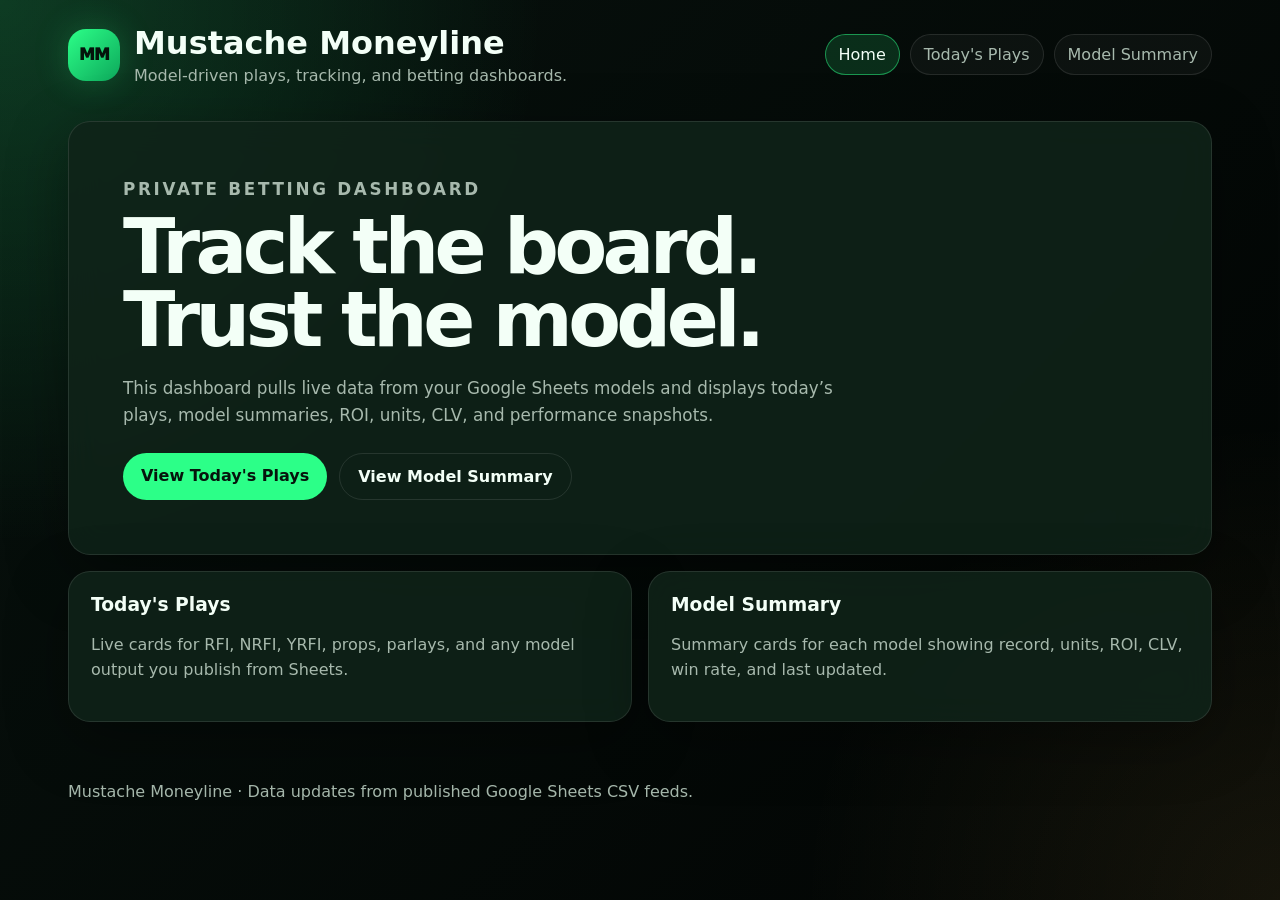
<file: index.html>
<!DOCTYPE html>
<html lang="en">
<head>
  <meta charset="UTF-8" />
  <meta name="viewport" content="width=device-width, initial-scale=1.0" />

  <title>Mustache Moneyline</title>

  <link rel="stylesheet" href="css/style.css" />
</head>
<body>
  <header class="site-header">
    <div class="brand-wrap">
      <div class="logo-mark">MM</div>
      <div>
        <h1>Mustache Moneyline</h1>
        <p>Model-driven plays, tracking, and betting dashboards.</p>
      </div>
    </div>

    <nav>
      <a href="index.html" class="active">Home</a>
      <a href="todays-plays.html">Today's Plays</a>
      <a href="model-summary.html">Model Summary</a>
    </nav>
  </header>

  <main class="container">
    <section class="hero-card">
      <p class="eyebrow">Private Betting Dashboard</p>
      <h2>Track the board. Trust the model.</h2>
      <p>
        This dashboard pulls live data from your Google Sheets models and displays
        today’s plays, model summaries, ROI, units, CLV, and performance snapshots.
      </p>

      <div class="button-row">
        <a class="button primary" href="todays-plays.html">View Today's Plays</a>
        <a class="button secondary" href="model-summary.html">View Model Summary</a>
      </div>
    </section>

    <section class="grid two-col">
      <article class="info-card">
        <h3>Today's Plays</h3>
        <p>
          Live cards for RFI, NRFI, YRFI, props, parlays, and any model output you publish
          from Sheets.
        </p>
      </article>

      <article class="info-card">
        <h3>Model Summary</h3>
        <p>
          Summary cards for each model showing record, units, ROI, CLV, win rate,
          and last updated.
        </p>
      </article>
    </section>
  </main>

  <footer>
    <p>Mustache Moneyline · Data updates from published Google Sheets CSV feeds.</p>
  </footer>
</body>
</html>
</file>
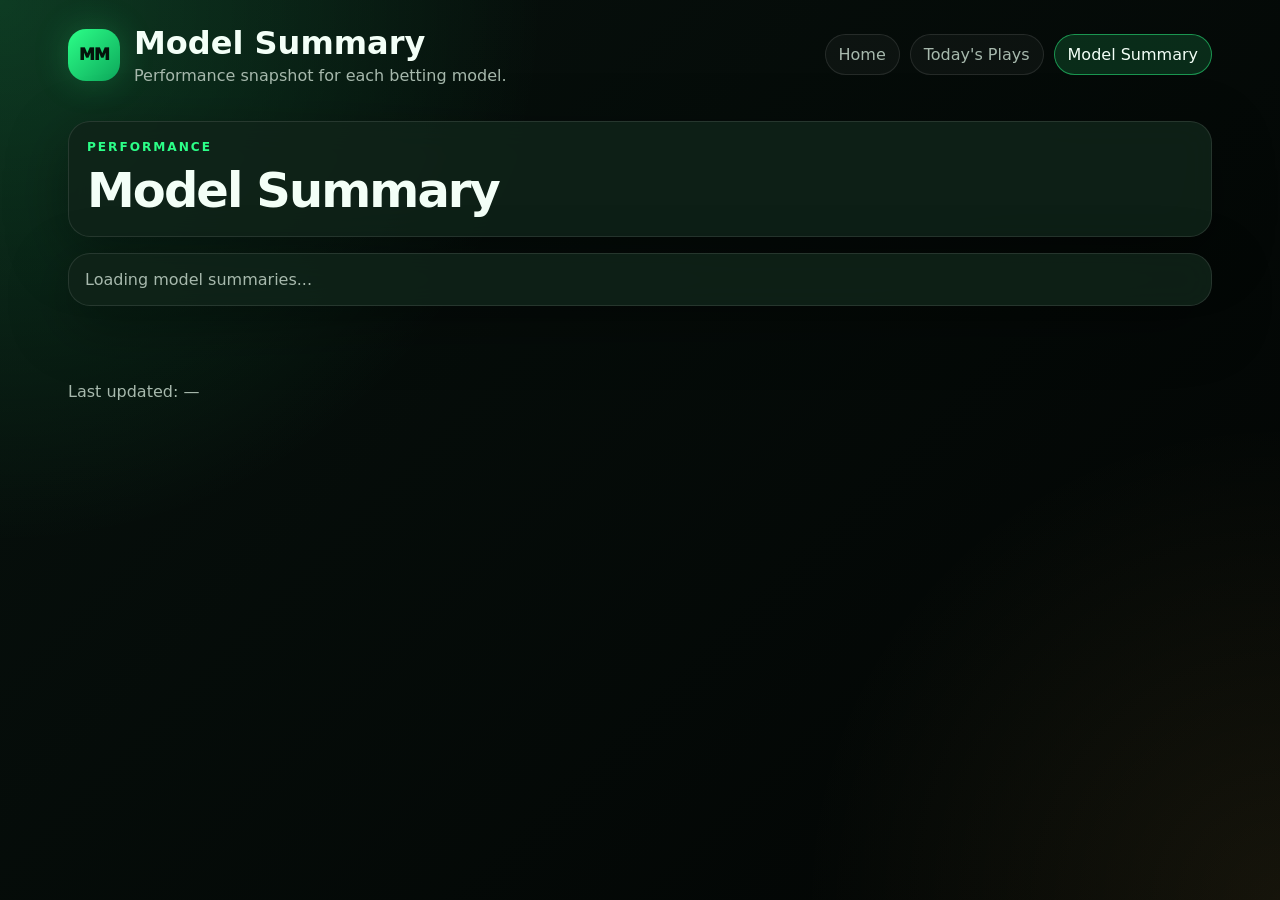
<file: model-summary.html>
<!DOCTYPE html>
<html lang="en">
<head>
  <meta charset="UTF-8" />
  <meta name="viewport" content="width=device-width, initial-scale=1.0" />

  <title>Model Summary | Mustache Moneyline</title>

  <link rel="stylesheet" href="css/style.css" />
</head>
<body>
  <header class="site-header">
    <div class="brand-wrap">
      <div class="logo-mark">MM</div>
      <div>
        <h1>Model Summary</h1>
        <p>Performance snapshot for each betting model.</p>
      </div>
    </div>

    <nav>
      <a href="index.html">Home</a>
      <a href="todays-plays.html">Today's Plays</a>
      <a href="model-summary.html" class="active">Model Summary</a>
    </nav>
  </header>

  <main class="container">
    <section class="toolbar">
      <div>
        <p class="eyebrow">Performance</p>
        <h2>Model Summary</h2>
      </div>
    </section>

    <section id="summaryStatus" class="status-card">
      Loading model summaries...
    </section>

    <section id="summaryGrid" class="summary-grid"></section>
  </main>

  <footer>
    <p id="summaryLastUpdated">Last updated: —</p>
  </footer>

  <script src="js/config.js"></script>
  <script src="js/shared.js"></script>
  <script src="js/model-summary.js"></script>
</body>
</html>
</file>
<file: css/style.css>
:root {
  --bg: #07110d;
  --bg-2: #0d1d15;
  --card: rgba(16, 35, 25, 0.86);
  --card-2: rgba(20, 48, 34, 0.86);
  --text: #f3fff7;
  --muted: #a7b9ad;
  --green: #2cff88;
  --green-soft: rgba(44, 255, 136, 0.14);
  --red: #ff5d5d;
  --yellow: #ffd166;
  --border: rgba(255, 255, 255, 0.1);
  --shadow: 0 18px 60px rgba(0, 0, 0, 0.35);
  --radius: 22px;
}

* {
  box-sizing: border-box;
}

body {
  margin: 0;
  font-family: Inter, system-ui, -apple-system, BlinkMacSystemFont, "Segoe UI", sans-serif;
  color: var(--text);
  background:
    radial-gradient(circle at top left, rgba(44, 255, 136, 0.18), transparent 34rem),
    radial-gradient(circle at bottom right, rgba(255, 209, 102, 0.08), transparent 30rem),
    linear-gradient(135deg, var(--bg), #020403);
  min-height: 100vh;
}

a {
  color: inherit;
}

.site-header {
  max-width: 1180px;
  margin: 0 auto;
  padding: 24px 18px;
  display: flex;
  justify-content: space-between;
  align-items: center;
  gap: 22px;
}

.brand-wrap {
  display: flex;
  align-items: center;
  gap: 14px;
}

.logo-mark {
  width: 52px;
  height: 52px;
  border-radius: 18px;
  background: linear-gradient(135deg, var(--green), #0da85b);
  color: #04130b;
  display: grid;
  place-items: center;
  font-weight: 950;
  letter-spacing: -1px;
  box-shadow: 0 0 35px rgba(44, 255, 136, 0.22);
}

h1,
h2,
h3,
p {
  margin-top: 0;
}

h1 {
  margin-bottom: 4px;
  font-size: clamp(1.3rem, 3vw, 2rem);
}

header p,
footer p {
  color: var(--muted);
  margin-bottom: 0;
}

nav {
  display: flex;
  align-items: center;
  gap: 10px;
  flex-wrap: wrap;
}

nav a {
  text-decoration: none;
  padding: 10px 13px;
  border: 1px solid var(--border);
  border-radius: 999px;
  color: var(--muted);
  background: rgba(255, 255, 255, 0.035);
}

nav a.active,
nav a:hover {
  color: var(--text);
  border-color: rgba(44, 255, 136, 0.5);
  background: var(--green-soft);
}

.container {
  max-width: 1180px;
  margin: 0 auto;
  padding: 12px 18px 60px;
}

.hero-card,
.info-card,
.play-card,
.summary-card,
.status-card,
.toolbar {
  background: var(--card);
  border: 1px solid var(--border);
  border-radius: var(--radius);
  box-shadow: var(--shadow);
  backdrop-filter: blur(16px);
}

.hero-card {
  padding: clamp(24px, 5vw, 54px);
}

.hero-card h2 {
  font-size: clamp(2rem, 6vw, 4.8rem);
  line-height: 0.95;
  letter-spacing: -0.06em;
  max-width: 800px;
  margin-bottom: 18px;
}

.hero-card p {
  color: var(--muted);
  max-width: 760px;
  font-size: 1.05rem;
  line-height: 1.6;
}

.eyebrow {
  text-transform: uppercase;
  letter-spacing: 0.16em;
  color: var(--green);
  font-size: 0.76rem;
  font-weight: 800;
  margin-bottom: 8px;
}

.button-row {
  display: flex;
  gap: 12px;
  flex-wrap: wrap;
  margin-top: 24px;
}

.button {
  text-decoration: none;
  border-radius: 999px;
  padding: 13px 18px;
  font-weight: 800;
}

.button.primary {
  background: var(--green);
  color: #06140c;
}

.button.secondary {
  border: 1px solid var(--border);
  color: var(--text);
}

.grid,
.plays-grid,
.summary-grid {
  display: grid;
  gap: 16px;
}

.two-col {
  grid-template-columns: repeat(2, minmax(0, 1fr));
  margin-top: 16px;
}

.info-card {
  padding: 22px;
}

.info-card p {
  color: var(--muted);
  line-height: 1.55;
}

.toolbar {
  padding: 18px;
  display: flex;
  justify-content: space-between;
  align-items: flex-end;
  gap: 18px;
  margin-bottom: 16px;
}

.toolbar h2 {
  margin-bottom: 0;
  font-size: clamp(1.8rem, 4vw, 3rem);
  letter-spacing: -0.04em;
}

.filters {
  display: flex;
  flex-wrap: wrap;
  gap: 8px;
}

.filter-btn {
  border: 1px solid var(--border);
  background: rgba(255, 255, 255, 0.04);
  color: var(--muted);
  border-radius: 999px;
  padding: 9px 12px;
  cursor: pointer;
  font-weight: 800;
}

.filter-btn.active,
.filter-btn:hover {
  color: #05140b;
  background: var(--green);
  border-color: var(--green);
}

.status-card {
  padding: 16px;
  color: var(--muted);
  margin-bottom: 16px;
}

.plays-grid {
  grid-template-columns: repeat(3, minmax(0, 1fr));
}

.summary-grid {
  grid-template-columns: repeat(3, minmax(0, 1fr));
}

.play-card,
.summary-card {
  padding: 18px;
  position: relative;
  overflow: hidden;
}

.play-card::before,
.summary-card::before {
  content: "";
  position: absolute;
  inset: 0;
  background: linear-gradient(135deg, rgba(44, 255, 136, 0.11), transparent 45%);
  pointer-events: none;
}

.card-content {
  position: relative;
  z-index: 1;
}

.card-top {
  display: flex;
  justify-content: space-between;
  align-items: flex-start;
  gap: 14px;
  margin-bottom: 14px;
}

.badge {
  display: inline-flex;
  align-items: center;
  border-radius: 999px;
  padding: 6px 9px;
  font-size: 0.76rem;
  font-weight: 900;
  background: var(--green-soft);
  color: var(--green);
  border: 1px solid rgba(44, 255, 136, 0.3);
  white-space: nowrap;
}

.badge.red {
  color: var(--red);
  background: rgba(255, 93, 93, 0.12);
  border-color: rgba(255, 93, 93, 0.3);
}

.badge.yellow {
  color: var(--yellow);
  background: rgba(255, 209, 102, 0.12);
  border-color: rgba(255, 209, 102, 0.3);
}

.game-title,
.model-title {
  font-size: 1.15rem;
  font-weight: 950;
  margin-bottom: 5px;
}

.subtle {
  color: var(--muted);
  font-size: 0.92rem;
}

.stat-grid {
  display: grid;
  grid-template-columns: repeat(2, minmax(0, 1fr));
  gap: 10px;
  margin-top: 16px;
}

.stat {
  background: rgba(255, 255, 255, 0.045);
  border: 1px solid var(--border);
  border-radius: 16px;
  padding: 11px;
}

.stat-label {
  color: var(--muted);
  font-size: 0.74rem;
  text-transform: uppercase;
  letter-spacing: 0.08em;
  margin-bottom: 5px;
}

.stat-value {
  font-size: 1.05rem;
  font-weight: 900;
}

.positive {
  color: var(--green);
}

.negative {
  color: var(--red);
}

.notes {
  color: var(--muted);
  margin-top: 14px;
  line-height: 1.45;
  font-size: 0.93rem;
}

footer {
  max-width: 1180px;
  margin: 0 auto;
  padding: 0 18px 32px;
}

@media (max-width: 920px) {
  .plays-grid,
  .summary-grid,
  .two-col {
    grid-template-columns: repeat(2, minmax(0, 1fr));
  }

  .site-header,
  .toolbar {
    align-items: flex-start;
    flex-direction: column;
  }
}

@media (max-width: 640px) {
  .plays-grid,
  .summary-grid,
  .two-col {
    grid-template-columns: 1fr;
  }

  nav {
    width: 100%;
  }

  nav a {
    flex: 1;
    text-align: center;
  }

  .stat-grid {
    grid-template-columns: 1fr;
  }
}
</file>
